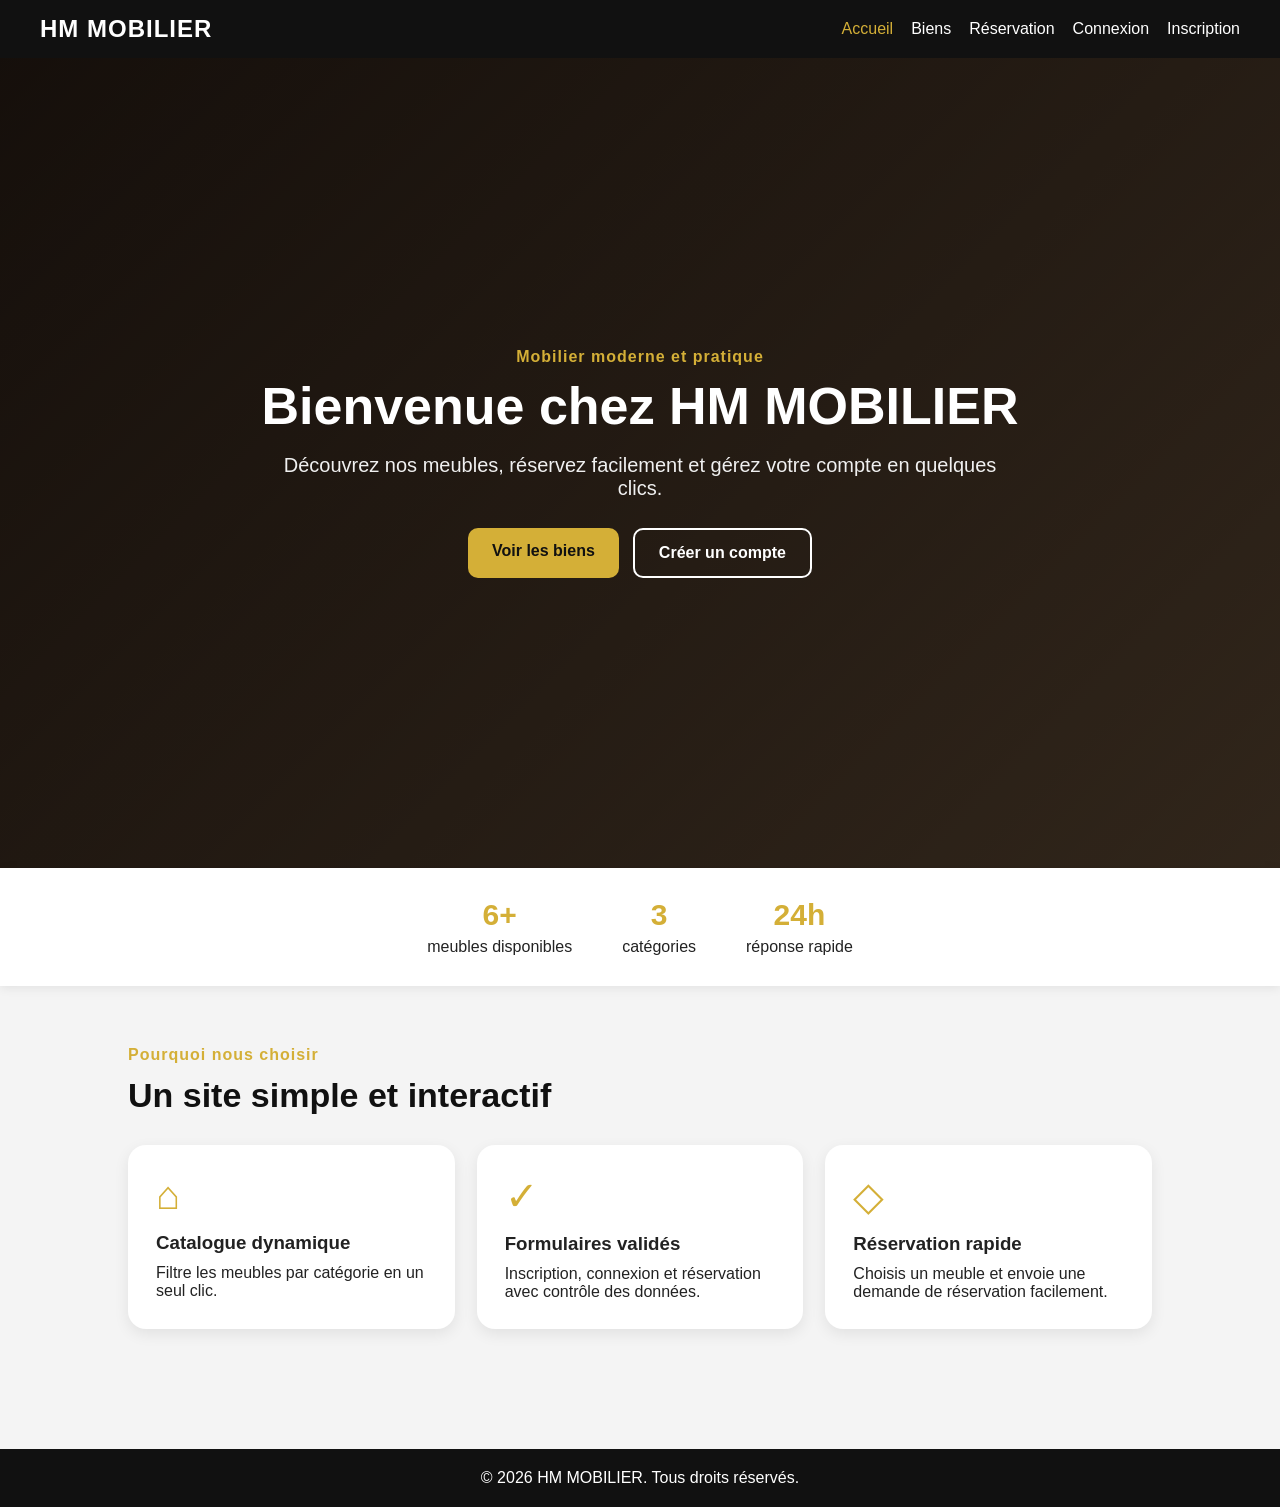
<file: index.html>
<!doctype html>
<html lang="fr">
<head>
  <meta charset="UTF-8" />
  <meta name="viewport" content="width=device-width, initial-scale=1.0" />
  <meta name="description" content="HM MOBILIER, site de vente de mobilier avec catalogue, réservation, inscription et connexion." />
  <title>HM MOBILIER | Accueil</title>
  <link rel="stylesheet" href="styles.css" />
</head>
<body>
  <header class="site-header">
    <nav class="navbar" aria-label="Navigation principale">
      <a class="brand" href="#" data-page="home">HM MOBILIER</a>
      <ul class="nav-links">
        <li><a href="#" data-page="home">Accueil</a></li>
        <li><a href="#" data-page="productsPage">Biens</a></li>
        <li><a href="#" data-page="reservation">Réservation</a></li>
        <li id="nav-login-item"><a href="#" data-page="login">Connexion</a></li>
        <li id="nav-register-item"><a href="#" data-page="register">Inscription</a></li>
        <li id="nav-user-item" style="display:none;">
          <span class="user-badge">👤 <span id="nav-username"></span></span>
          <a href="#" id="btn-logout">Déconnexion</a>
        </li>
      </ul>
    </nav>
  </header>

  <main>
    
    <section id="home" class="page active">
      <section class="hero">
        <div class="hero-content">
          <p class="eyebrow">Mobilier moderne et pratique</p>
          <h1>Bienvenue chez HM MOBILIER</h1>
          <p class="hero-text">Découvrez nos meubles, réservez facilement et gérez votre compte en quelques clics.</p>
          <div class="hero-actions">
            <a href="#" class="btn primary" data-page="productsPage">Voir les biens</a>
            <a href="#" class="btn secondary" data-page="register">Créer un compte</a>
          </div>
        </div>
      </section>

      <section class="stats-band">
        <article>
          <strong>6+</strong>
          <span>meubles disponibles</span>
        </article>
        <article>
          <strong>3</strong>
          <span>catégories</span>
        </article>
        <article>
          <strong>24h</strong>
          <span>réponse rapide</span>
        </article>
      </section>

      <section class="section intro-section">
        <div class="section-title">
          <p class="eyebrow">Pourquoi nous choisir</p>
          <h2>Un site simple et interactif</h2>
        </div>
        <div class="feature-grid">
          <article class="feature-card">
            <span>⌂</span>
            <h3>Catalogue dynamique</h3>
            <p>Filtre les meubles par catégorie en un seul clic.</p>
          </article>
          <article class="feature-card">
            <span>✓</span>
            <h3>Formulaires validés</h3>
            <p>Inscription, connexion et réservation avec contrôle des données.</p>
          </article>
          <article class="feature-card">
            <span>◇</span>
            <h3>Réservation rapide</h3>
            <p>Choisis un meuble et envoie une demande de réservation facilement.</p>
          </article>
        </div>
      </section>
    </section>

   
    <section id="productsPage" class="page section">
      <div class="section-title">
        <p class="eyebrow">Nos biens</p>
        <h2>Catalogue des meubles</h2>
      </div>
      <div class="filters">
        <button type="button" class="filter-btn active" data-filter="all">Tous</button>
        <button type="button" class="filter-btn" data-filter="salon">Salon</button>
        <button type="button" class="filter-btn" data-filter="chambre">Chambre</button>
        <button type="button" class="filter-btn" data-filter="bureau">Bureau</button>
      </div>
      <div id="products" class="products-grid"></div>
    </section>

    
    <section id="reservation" class="page section">
      <div class="section-title">
        <p class="eyebrow">Réservation</p>
        <h2>Réserver un meuble</h2>
      </div>
      <p id="selectedProductInfo" class="selected-info">Aucun produit sélectionné.</p>
      <form id="orderForm" class="form-card" novalidate>
        <label for="clientName">Votre nom</label>
        <input type="text" id="clientName" placeholder="Ex: Ahmed Meziane" required />

        <label for="clientPhone">Votre téléphone</label>
        <input type="tel" id="clientPhone" placeholder="Ex: 0551234567" required />
        <small class="hint">Format : 05, 06 ou 07 suivi de 8 chiffres</small>

        <label for="productSelect">Meuble choisi</label>
        <select id="productSelect" required></select>

        <label for="clientCity">Votre ville</label>
        <input type="text" id="clientCity" placeholder="Ex: Tizi-Ouzou" required />

        <label for="visitDate">Date de visite</label>
        <input type="date" id="visitDate" required />
        <small class="hint">La date doit être dans le futur</small>

        <button type="submit">Valider la réservation</button>
        <p id="msgOrder" role="alert"></p>
      </form>
    </section>

    
    <section id="login" class="page section">
      <div class="section-title">
        <p class="eyebrow">Connexion</p>
        <h2>Se connecter</h2>
      </div>
      <form id="loginForm" class="form-card" novalidate>
        <label for="loginEmail">Email</label>
        <input type="email" id="loginEmail" placeholder="exemple@email.com" required />

        <label for="loginPassword">Mot de passe</label>
        <input type="password" id="loginPassword" placeholder="Votre mot de passe" required />

        <button type="submit">Connexion</button>
        <p id="msgLogin" role="alert"></p>
        <p class="form-link">Pas encore de compte ? <a href="#" data-page="register">S'inscrire</a></p>
      </form>
    </section>

    
    <section id="register" class="page section">
      <div class="section-title">
        <p class="eyebrow">Inscription</p>
        <h2>Créer un compte</h2>
      </div>
      <form id="registerForm" class="form-card" novalidate>
        <label for="regEmail">Email</label>
        <input type="email" id="regEmail" placeholder="exemple@email.com" required />

        <label for="regPassword">Mot de passe</label>
        <input type="password" id="regPassword" placeholder="Minimum 6 caractères, 1 majuscule, 1 chiffre" required />
        <small class="hint">Au moins 6 caractères, une majuscule et un chiffre</small>

        <label for="regConfirm">Confirmer le mot de passe</label>
        <input type="password" id="regConfirm" placeholder="Répéter le mot de passe" required />

        <button type="submit">S'inscrire</button>
        <p id="msgRegister" role="alert"></p>
        <p class="form-link">Déjà un compte ? <a href="#" data-page="login">Se connecter</a></p>
      </form>
    </section>
  </main>

  <footer class="site-footer">
    <p>&copy; 2026 HM MOBILIER. Tous droits réservés.</p>
  </footer>

  <script src="app.js"></script>
</body>
</html>
</file>
<file: styles.css>
* {
  margin: 0;
  padding: 0;
  box-sizing: border-box;
  font-family: Arial, sans-serif;
}

body {
  background: #f4f4f4;
  color: #222;
}

.site-header {
  background: #111;
  padding: 15px 40px;
  position: sticky;
  top: 0;
  z-index: 1000;
}

.navbar {
  display: flex;
  justify-content: space-between;
  align-items: center;
  gap: 20px;
  flex-wrap: wrap;
}

.brand {
  color: #fff;
  text-decoration: none;
  font-size: 24px;
  font-weight: bold;
  letter-spacing: 1px;
}

.nav-links {
  list-style: none;
  display: flex;
  gap: 18px;
  flex-wrap: wrap;
  align-items: center;
}

.nav-links a {
  color: #fff;
  text-decoration: none;
  transition: 0.3s;
}

.nav-links a:hover,
.nav-links a.active {
  color: #d4af37;
}

.user-badge {
  color: #d4af37;
  font-weight: bold;
  font-size: 14px;
  margin-right: 6px;
}

#btn-logout {
  color: #ff6b6b;
  font-size: 13px;
  border: 1px solid #ff6b6b;
  padding: 4px 10px;
  border-radius: 6px;
  transition: 0.3s;
}

#btn-logout:hover {
  background: #ff6b6b;
  color: #fff;
}

.page {
  display: none;
}

.page.active {
  display: block;
}

.hero {
  min-height: 90vh;
  background: linear-gradient(rgba(0,0,0,.65), rgba(0,0,0,.65)),
              linear-gradient(135deg, #3d2b1f, #8b6b4c);
  display: flex;
  justify-content: center;
  align-items: center;
  text-align: center;
  color: white;
  padding: 30px;
}

.hero-content {
  max-width: 760px;
}

.eyebrow {
  color: #d4af37;
  font-weight: bold;
  margin-bottom: 12px;
  letter-spacing: 1px;
}

.hero h1 {
  font-size: 52px;
  line-height: 1.1;
  margin-bottom: 18px;
}

.hero-text {
  font-size: 20px;
  margin-bottom: 28px;
  color: #f0f0f0;
}

.hero-actions {
  display: flex;
  justify-content: center;
  gap: 14px;
  flex-wrap: wrap;
}

.btn {
  display: inline-block;
  padding: 14px 24px;
  border-radius: 10px;
  text-decoration: none;
  font-weight: bold;
  transition: 0.3s;
}

.primary {
  background: #d4af37;
  color: #111;
}

.primary:hover {
  background: #f1c94a;
}

.secondary {
  border: 2px solid white;
  color: white;
}

.secondary:hover {
  background: white;
  color: #111;
}

.stats-band {
  display: flex;
  justify-content: center;
  gap: 50px;
  background: white;
  padding: 30px;
  box-shadow: 0 2px 10px rgba(0,0,0,.08);
  flex-wrap: wrap;
}

.stats-band article {
  text-align: center;
}

.stats-band strong {
  display: block;
  font-size: 30px;
  color: #d4af37;
  margin-bottom: 6px;
}

.section {
  padding: 80px 10%;
}

.section-title {
  margin-bottom: 28px;
}

.section-title h2 {
  font-size: 34px;
  color: #111;
}

.intro-section {
  padding-top: 60px;
}

.feature-grid {
  display: grid;
  grid-template-columns: repeat(auto-fit, minmax(240px, 1fr));
  gap: 22px;
  margin-top: 30px;
}

.feature-card {
  background: white;
  padding: 28px;
  border-radius: 18px;
  box-shadow: 0 5px 15px rgba(0,0,0,.08);
  transition: 0.3s;
}

.feature-card:hover {
  transform: translateY(-8px);
}

.feature-card span {
  display: block;
  font-size: 40px;
  color: #d4af37;
  margin-bottom: 14px;
}

.feature-card h3 {
  margin-bottom: 10px;
}

.filters {
  display: flex;
  gap: 12px;
  flex-wrap: wrap;
  margin-bottom: 24px;
}

.filter-btn {
  border: none;
  padding: 12px 18px;
  border-radius: 10px;
  background: #e8e8e8;
  cursor: pointer;
  font-weight: bold;
  transition: 0.3s;
}

.filter-btn.active,
.filter-btn:hover {
  background: #111;
  color: #fff;
}

.products-grid {
  display: grid;
  grid-template-columns: repeat(auto-fit, minmax(240px, 1fr));
  gap: 20px;
}

.product-card {
  background: white;
  padding: 22px;
  border-radius: 16px;
  box-shadow: 0 5px 15px rgba(0,0,0,.08);
  text-align: center;
  transition: transform 0.3s;
}

.product-card:hover {
  transform: translateY(-4px);
}

.product-image {
  width: 100%;
  height: 180px;
  object-fit: cover;
  border-radius: 12px;
  margin-bottom: 15px;
  background: #f4f0e8;
}

.product-card h3 {
  margin-bottom: 8px;
  font-size: 20px;
}

.product-category {
  color: #777;
  margin-bottom: 6px;
  font-size: 13px;
  text-transform: capitalize;
}

.product-price {
  color: #d4af37;
  font-weight: bold;
  font-size: 20px;
  margin-bottom: 16px;
}

.product-card button {
  width: 100%;
  border: none;
  padding: 12px 18px;
  border-radius: 10px;
  background: #111;
  color: white;
  cursor: pointer;
  font-weight: bold;
  transition: 0.3s;
}

.product-card button:hover {
  background: #d4af37;
  color: #111;
}

.form-card {
  max-width: 480px;
  background: white;
  padding: 34px;
  border-radius: 18px;
  box-shadow: 0 5px 15px rgba(0,0,0,.08);
}

.form-card label {
  display: block;
  font-weight: bold;
  font-size: 13px;
  color: #444;
  margin-bottom: 5px;
  margin-top: 4px;
}

.form-card input,
.form-card select {
  width: 100%;
  padding: 13px 14px;
  margin-bottom: 4px;
  border: 1.5px solid #ccc;
  border-radius: 10px;
  outline: none;
  font-size: 14px;
  transition: border-color 0.2s;
}

.form-card input:focus,
.form-card select:focus {
  border-color: #d4af37;
}

.form-card .hint {
  display: block;
  font-size: 11px;
  color: #999;
  margin-bottom: 12px;
  margin-top: 2px;
}

.form-card button {
  width: 100%;
  padding: 14px;
  border: none;
  border-radius: 10px;
  background: #111;
  color: white;
  cursor: pointer;
  font-weight: bold;
  font-size: 15px;
  margin-top: 8px;
  transition: 0.3s;
}

.form-card button:hover {
  background: #d4af37;
  color: #111;
}

.form-link {
  margin-top: 14px;
  font-size: 13px;
  color: #666;
  text-align: center;
}

.form-link a {
  color: #d4af37;
  font-weight: bold;
  text-decoration: none;
}

.form-link a:hover {
  text-decoration: underline;
}

#msgRegister,
#msgLogin,
#msgOrder {
  margin-top: 12px;
  font-weight: bold;
  font-size: 14px;
  min-height: 20px;
}

.selected-info {
  margin-bottom: 18px;
  font-weight: bold;
  color: #444;
  background: #f8f4ec;
  border-left: 4px solid #d4af37;
  padding: 10px 14px;
  border-radius: 6px;
  max-width: 480px;
}

.site-footer {
  background: #111;
  color: white;
  text-align: center;
  padding: 20px;
  margin-top: 40px;
}

@media (max-width: 768px) {
  .section {
    padding: 60px 5%;
  }

  .hero h1 {
    font-size: 34px;
  }

  .hero-text {
    font-size: 16px;
  }

  .stats-band {
    gap: 18px;
  }

  .section-title h2 {
    font-size: 26px;
  }

  .site-header {
    padding: 12px 20px;
  }

  .form-card {
    padding: 22px 18px;
  }
}
</file>
<file: projet webdev/styles14.css>
*{
    margin:0;
    padding:0;
    box-sizing:border-box;
    font-family:Arial, sans-serif;
}
.product-image{
    width:100%;
    height:180px;
    object-fit:cover;
    border-radius:14px;
    margin-bottom:15px;
}
body{
    background:#f4f4f4;
    color:#222;
}

.site-header{
    background:#111;
    padding:15px 40px;
    position:sticky;
    top:0;
    z-index:1000;
}

.navbar{
    display:flex;
    justify-content:space-between;
    align-items:center;
    gap:20px;
    flex-wrap:wrap;
}

.brand{
    color:#fff;
    text-decoration:none;
    font-size:24px;
    font-weight:bold;
    letter-spacing:1px;
}

.nav-links{
    list-style:none;
    display:flex;
    gap:18px;
    flex-wrap:wrap;
}

.nav-links a{
    color:#fff;
    text-decoration:none;
    transition:0.3s;
}

.nav-links a:hover,
.nav-links a.active{
    color:#d4af37;
}

.page{
    display:none;
}

.page.active{
    display:block;
}

.hero{
    min-height:90vh;
    background:linear-gradient(rgba(0,0,0,.65), rgba(0,0,0,.65)),
    linear-gradient(135deg, #3d2b1f, #8b6b4c);
    display:flex;
    justify-content:center;
    align-items:center;
    text-align:center;
    color:white;
    padding:30px;
}

.hero-content{
    max-width:760px;
}

.eyebrow{
    color:#d4af37;
    font-weight:bold;
    margin-bottom:12px;
    letter-spacing:1px;
}

.hero h1{
    font-size:52px;
    line-height:1.1;
    margin-bottom:18px;
}

.hero-text{
    font-size:20px;
    margin-bottom:28px;
    color:#f0f0f0;
}

.hero-actions{
    display:flex;
    justify-content:center;
    gap:14px;
    flex-wrap:wrap;
}

.btn{
    display:inline-block;
    padding:14px 24px;
    border-radius:10px;
    text-decoration:none;
    font-weight:bold;
    transition:0.3s;
}

.primary{
    background:#d4af37;
    color:#111;
}

.primary:hover{
    background:#f1c94a;
}

.secondary{
    border:2px solid white;
    color:white;
}

.secondary:hover{
    background:white;
    color:#111;
}

.stats-band{
    display:flex;
    justify-content:center;
    gap:50px;
    background:white;
    padding:30px;
    box-shadow:0 2px 10px rgba(0,0,0,.08);
    flex-wrap:wrap;
}

.stats-band article{
    text-align:center;
}

.stats-band strong{
    display:block;
    font-size:30px;
    color:#d4af37;
    margin-bottom:6px;
}

.section{
    padding:80px 10%;
}

.section-title{
    margin-bottom:28px;
}

.section-title h2{
    font-size:34px;
    color:#111;
}

.intro-section{
    padding-top:60px;
}

.feature-grid{
    display:grid;
    grid-template-columns:repeat(auto-fit, minmax(240px, 1fr));
    gap:22px;
    margin-top:30px;
}

.feature-card{
    background:white;
    padding:28px;
    border-radius:18px;
    box-shadow:0 5px 15px rgba(0,0,0,.08);
    transition:0.3s;
}

.feature-card:hover{
    transform:translateY(-8px);
}

.feature-card span{
    display:block;
    font-size:40px;
    color:#d4af37;
    margin-bottom:14px;
}

.feature-card h3{
    margin-bottom:10px;
}

.filters{
    display:flex;
    gap:12px;
    flex-wrap:wrap;
    margin-bottom:24px;
}

.filter-btn{
    border:none;
    padding:12px 18px;
    border-radius:10px;
    background:#e8e8e8;
    cursor:pointer;
    font-weight:bold;
    transition:0.3s;
}

.filter-btn.active,
.filter-btn:hover{
    background:#111;
    color:#fff;
}

.products-grid{
    display:grid;
    grid-template-columns:repeat(auto-fit, minmax(240px, 1fr));
    gap:20px;
}

.product-card{
    background:white;
    padding:22px;
    border-radius:16px;
    box-shadow:0 5px 15px rgba(0,0,0,.08);
    text-align:center;
}

.product-card h3{
    margin-bottom:10px;
    font-size:22px;
}

.product-category{
    color:#777;
    margin-bottom:8px;
}

.product-price{
    color:#d4af37;
    font-weight:bold;
    font-size:20px;
    margin-bottom:16px;
}

.product-card button{
    width:100%;
    border:none;
    padding:12px 18px;
    border-radius:10px;
    background:#111;
    color:white;
    cursor:pointer;
    transition:0.3s;
}

.product-card button:hover{
    background:#d4af37;
    color:#111;
}

.form-card{
    max-width:460px;
    background:white;
    padding:30px;
    border-radius:18px;
    box-shadow:0 5px 15px rgba(0,0,0,.08);
}

.form-card input,
.form-card select{
    width:100%;
    padding:14px;
    margin-bottom:14px;
    border:1px solid #ccc;
    border-radius:10px;
    outline:none;
}

.form-card input:focus,
.form-card select:focus{
    border-color:#d4af37;
}

.form-card button{
    width:100%;
    padding:14px;
    border:none;
    border-radius:10px;
    background:#111;
    color:white;
    cursor:pointer;
    font-weight:bold;
    transition:0.3s;
}

.form-card button:hover{
    background:#d4af37;
    color:#111;
}

.selected-info{
    margin-bottom:18px;
    font-weight:bold;
    color:#444;
}

#msgRegister,
#msgLogin,
#msgOrder{
    margin-top:12px;
    font-weight:bold;
}

.site-footer{
    background:#111;
    color:white;
    text-align:center;
    padding:20px;
    margin-top:40px;
}

@media(max-width:768px){
    .section{
        padding:60px 5%;
    }

    .hero h1{
        font-size:36px;
    }

    .hero-text{
        font-size:17px;
    }

    .stats-band{
        gap:18px;
    }

    .section-title h2{
        font-size:28px;
    }
}
</file>
